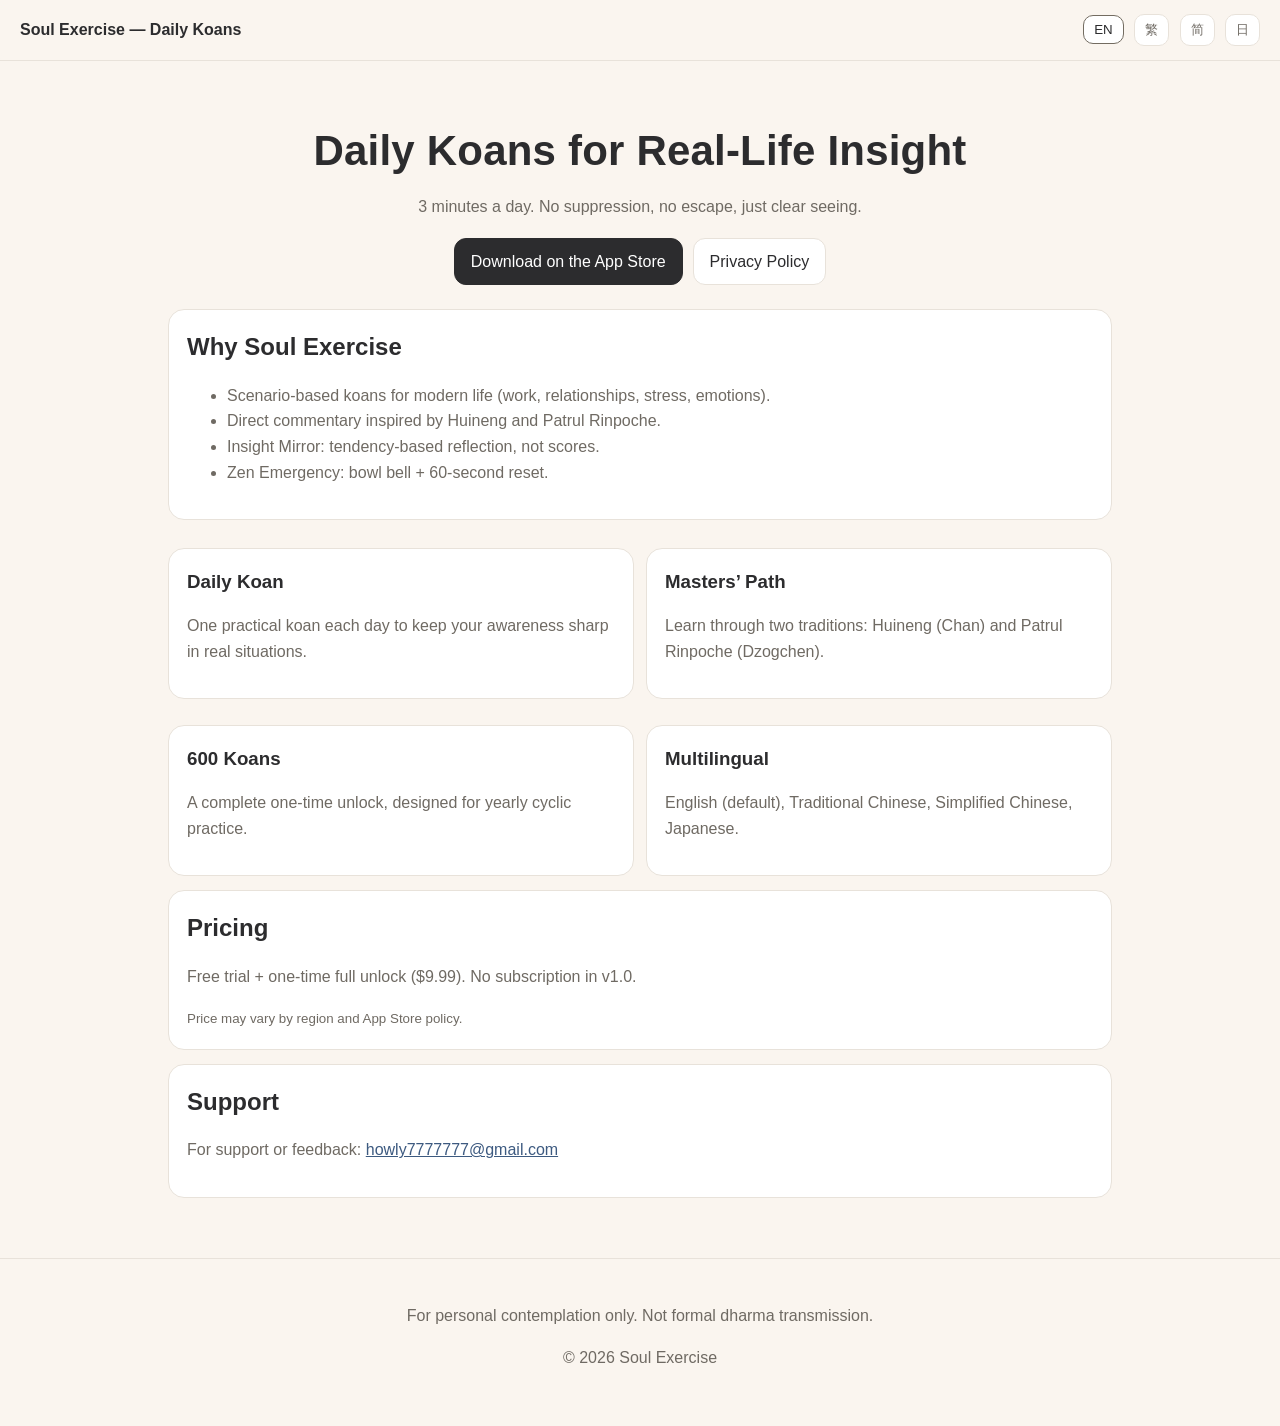
<file: index.html>
<!doctype html>
<html lang="en">
<head>
  <meta charset="utf-8" />
  <meta name="viewport" content="width=device-width,initial-scale=1" />
  <title>Soul Exercise — Daily Koans</title>
  <meta name="description" content="Daily koan practice for real-life clarity. Huineng × Patrul Rinpoche.">
  <link rel="stylesheet" href="./styles.css" />
</head>
<body>
  <header class="topbar">
    <div class="brand">Soul Exercise — Daily Koans</div>
    <nav class="lang-switch">
      <button data-lang="en" class="active">EN</button>
      <button data-lang="zh-Hant">繁</button>
      <button data-lang="zh-Hans">简</button>
      <button data-lang="ja">日</button>
    </nav>
  </header>

  <main class="container">
    <section class="hero">
      <h1 data-i18n="title">Daily Koans for Real-Life Insight</h1>
      <p data-i18n="subtitle">
        3 minutes a day. No suppression, no escape, just clear seeing.
      </p>
      <div class="cta-row">
        <!-- 上架後把 APPLE_APP_ID 換成實際 ID -->
        <a class="btn primary" href="https://apps.apple.com/app/idAPPLE_APP_ID" target="_blank" rel="noreferrer" data-i18n="download">Download on the App Store</a>
        <a class="btn ghost" href="./privacy.html" data-i18n="privacy">Privacy Policy</a>
      </div>
    </section>

    <section class="card">
      <h2 data-i18n="whyTitle">Why Soul Exercise</h2>
      <ul>
        <li data-i18n="why1">Scenario-based koans for modern life (work, relationships, stress, emotions).</li>
        <li data-i18n="why2">Direct commentary inspired by Huineng and Patrul Rinpoche.</li>
        <li data-i18n="why3">Insight Mirror: tendency-based reflection, not scores.</li>
        <li data-i18n="why4">Zen Emergency: bowl bell + 60-second reset.</li>
      </ul>
    </section>

    <section class="grid">
      <article class="card">
        <h3 data-i18n="feature1Title">Daily Koan</h3>
        <p data-i18n="feature1Body">One practical koan each day to keep your awareness sharp in real situations.</p>
      </article>
      <article class="card">
        <h3 data-i18n="feature2Title">Masters’ Path</h3>
        <p data-i18n="feature2Body">Learn through two traditions: Huineng (Chan) and Patrul Rinpoche (Dzogchen).</p>
      </article>
      <article class="card">
        <h3 data-i18n="feature3Title">600 Koans</h3>
        <p data-i18n="feature3Body">A complete one-time unlock, designed for yearly cyclic practice.</p>
      </article>
      <article class="card">
        <h3 data-i18n="feature4Title">Multilingual</h3>
        <p data-i18n="feature4Body">English (default), Traditional Chinese, Simplified Chinese, Japanese.</p>
      </article>
    </section>

    <section class="card">
      <h2 data-i18n="pricingTitle">Pricing</h2>
      <p data-i18n="pricingBody">Free trial + one-time full unlock ($9.99). No subscription in v1.0.</p>
      <small data-i18n="pricingNote">Price may vary by region and App Store policy.</small>
    </section>

    <section class="card">
      <h2 data-i18n="supportTitle">Support</h2>
      <p>
        <span data-i18n="supportBody">For support or feedback:</span>
        <a href="mailto:howly7777777@gmail.com">howly7777777@gmail.com</a>
      </p>
    </section>
  </main>

  <footer class="footer">
    <p data-i18n="disclaimer">
      For personal contemplation only. Not formal dharma transmission.
    </p>
    <p>© <span id="year"></span> Soul Exercise</p>
  </footer>

  <script>
    const i18n = {
      "en": {
        title: "Daily Koans for Real-Life Insight",
        subtitle: "3 minutes a day. No suppression, no escape, just clear seeing.",
        download: "Download on the App Store",
        privacy: "Privacy Policy",
        whyTitle: "Why Soul Exercise",
        why1: "Scenario-based koans for modern life (work, relationships, stress, emotions).",
        why2: "Direct commentary inspired by Huineng and Patrul Rinpoche.",
        why3: "Insight Mirror: tendency-based reflection, not scores.",
        why4: "Zen Emergency: bowl bell + 60-second reset.",
        feature1Title: "Daily Koan",
        feature1Body: "One practical koan each day to keep your awareness sharp in real situations.",
        feature2Title: "Masters’ Path",
        feature2Body: "Learn through two traditions: Huineng (Chan) and Patrul Rinpoche (Dzogchen).",
        feature3Title: "600 Koans",
        feature3Body: "A complete one-time unlock, designed for yearly cyclic practice.",
        feature4Title: "Multilingual",
        feature4Body: "English (default), Traditional Chinese, Simplified Chinese, Japanese.",
        pricingTitle: "Pricing",
        pricingBody: "Free trial + one-time full unlock ($9.99). No subscription in v1.0.",
        pricingNote: "Price may vary by region and App Store policy.",
        supportTitle: "Support",
        supportBody: "For support or feedback:",
        disclaimer: "For personal contemplation only. Not formal dharma transmission."
      },
      "zh-Hant": {
        title: "每日公案練習，照見當下心",
        subtitle: "每天 3 分鐘，不壓抑、不逃避，只要清楚看見。",
        download: "前往 App Store 下載",
        privacy: "隱私權政策",
        whyTitle: "為什麼是 Soul Exercise",
        why1: "以現代生活情境出題（工作、人際、情緒、壓力）。",
        why2: "參考六祖慧能與巴楚仁波切見地，直指核心。",
        why3: "覺察之鏡：看傾向，不打分數。",
        why4: "急救模式：引磬 + 60 秒重置。",
        feature1Title: "每日機鋒",
        feature1Body: "每天一題，讓覺察落在真實生活裡。",
        feature2Title: "祖師之道",
        feature2Body: "雙法系：六祖慧能（禪宗）與巴楚仁波切（大圓滿）。",
        feature3Title: "600 題完整題庫",
        feature3Body: "一次買斷，適合每年循環參究。",
        feature4Title: "四語支援",
        feature4Body: "English（預設）/ 繁體中文 / 简体中文 / 日本語。",
        pricingTitle: "收費方式",
        pricingBody: "免費試用 + 一次買斷（US$9.99）。v1.0 無訂閱。",
        pricingNote: "實際價格依地區與 App Store 規則為準。",
        supportTitle: "聯絡支援",
        supportBody: "問題回報或建議請來信：",
        disclaimer: "本產品僅供個人參究與覺察，不構成正式傳法。"
      },
      "zh-Hans": {
        title: "每日公案练习，照见当下心",
        subtitle: "每天 3 分钟，不压抑、不逃避，只要清楚看见。",
        download: "前往 App Store 下载",
        privacy: "隐私政策",
        whyTitle: "为什么是 Soul Exercise",
        why1: "以现代生活情境出题（工作、人际、情绪、压力）。",
        why2: "参考六祖慧能与巴楚仁波切见地，直指核心。",
        why3: "觉察之镜：看倾向，不打分数。",
        why4: "急救模式：引磬 + 60 秒重置。",
        feature1Title: "每日机锋",
        feature1Body: "每天一题，让觉察落在真实生活里。",
        feature2Title: "祖师之道",
        feature2Body: "双法系：六祖慧能（禅宗）与巴楚仁波切（大圆满）。",
        feature3Title: "600 题完整题库",
        feature3Body: "一次买断，适合每年循环参究。",
        feature4Title: "四语支持",
        feature4Body: "English（默认）/ 繁體中文 / 简体中文 / 日本語。",
        pricingTitle: "收费方式",
        pricingBody: "免费试用 + 一次买断（US$9.99）。v1.0 无订阅。",
        pricingNote: "实际价格以地区与 App Store 规则为准。",
        supportTitle: "联系支持",
        supportBody: "问题反馈或建议请来信：",
        disclaimer: "本产品仅供个人参究与觉察，不构成正式传法。"
      },
      "ja": {
        title: "毎日の公案で、今の心を照らす",
        subtitle: "1日3分。抑え込まず、逃げず、ただ明晰に見る。",
        download: "App Store でダウンロード",
        privacy: "プライバシーポリシー",
        whyTitle: "Soul Exercise の特長",
        why1: "現代の日常シーン（仕事・人間関係・感情・ストレス）に基づく公案。",
        why2: "六祖慧能とパトゥル・リンポチェの見地に基づく直接的なコメント。",
        why3: "気づきの鏡：スコアではなく傾向を見る。",
        why4: "緊急リセット：鐘音 + 60秒の安住。",
        feature1Title: "今日の公案",
        feature1Body: "毎日1問、実生活の中で気づきを磨く。",
        feature2Title: "祖師の道",
        feature2Body: "二つの系統：六祖慧能（禅）とパトゥル・リンポチェ（ゾクチェン）。",
        feature3Title: "600問ライブラリ",
        feature3Body: "買い切りで全解放。年次循環の実践に最適。",
        feature4Title: "多言語対応",
        feature4Body: "English（既定）/ 繁體中文 / 简体中文 / 日本語。",
        pricingTitle: "料金",
        pricingBody: "無料体験 + 買い切り（US$9.99）。v1.0 はサブスクなし。",
        pricingNote: "価格は地域と App Store の規定により変動します。",
        supportTitle: "サポート",
        supportBody: "お問い合わせ：",
        disclaimer: "本アプリは個人の内省用途であり、正式な宗教的伝授ではありません。"
      }
    };

    const buttons = document.querySelectorAll("[data-lang]");
    const year = document.getElementById("year");
    year.textContent = new Date().getFullYear();

    function applyLang(lang) {
      document.documentElement.lang = lang;
      document.querySelectorAll("[data-i18n]").forEach(el => {
        const key = el.getAttribute("data-i18n");
        if (i18n[lang] && i18n[lang][key]) el.textContent = i18n[lang][key];
      });
      buttons.forEach(btn => btn.classList.toggle("active", btn.dataset.lang === lang));
      localStorage.setItem("se_lang", lang);
    }

    buttons.forEach(btn => btn.addEventListener("click", () => applyLang(btn.dataset.lang)));
    applyLang(localStorage.getItem("se_lang") || "en");
  </script>
</body>
</html>
</file>
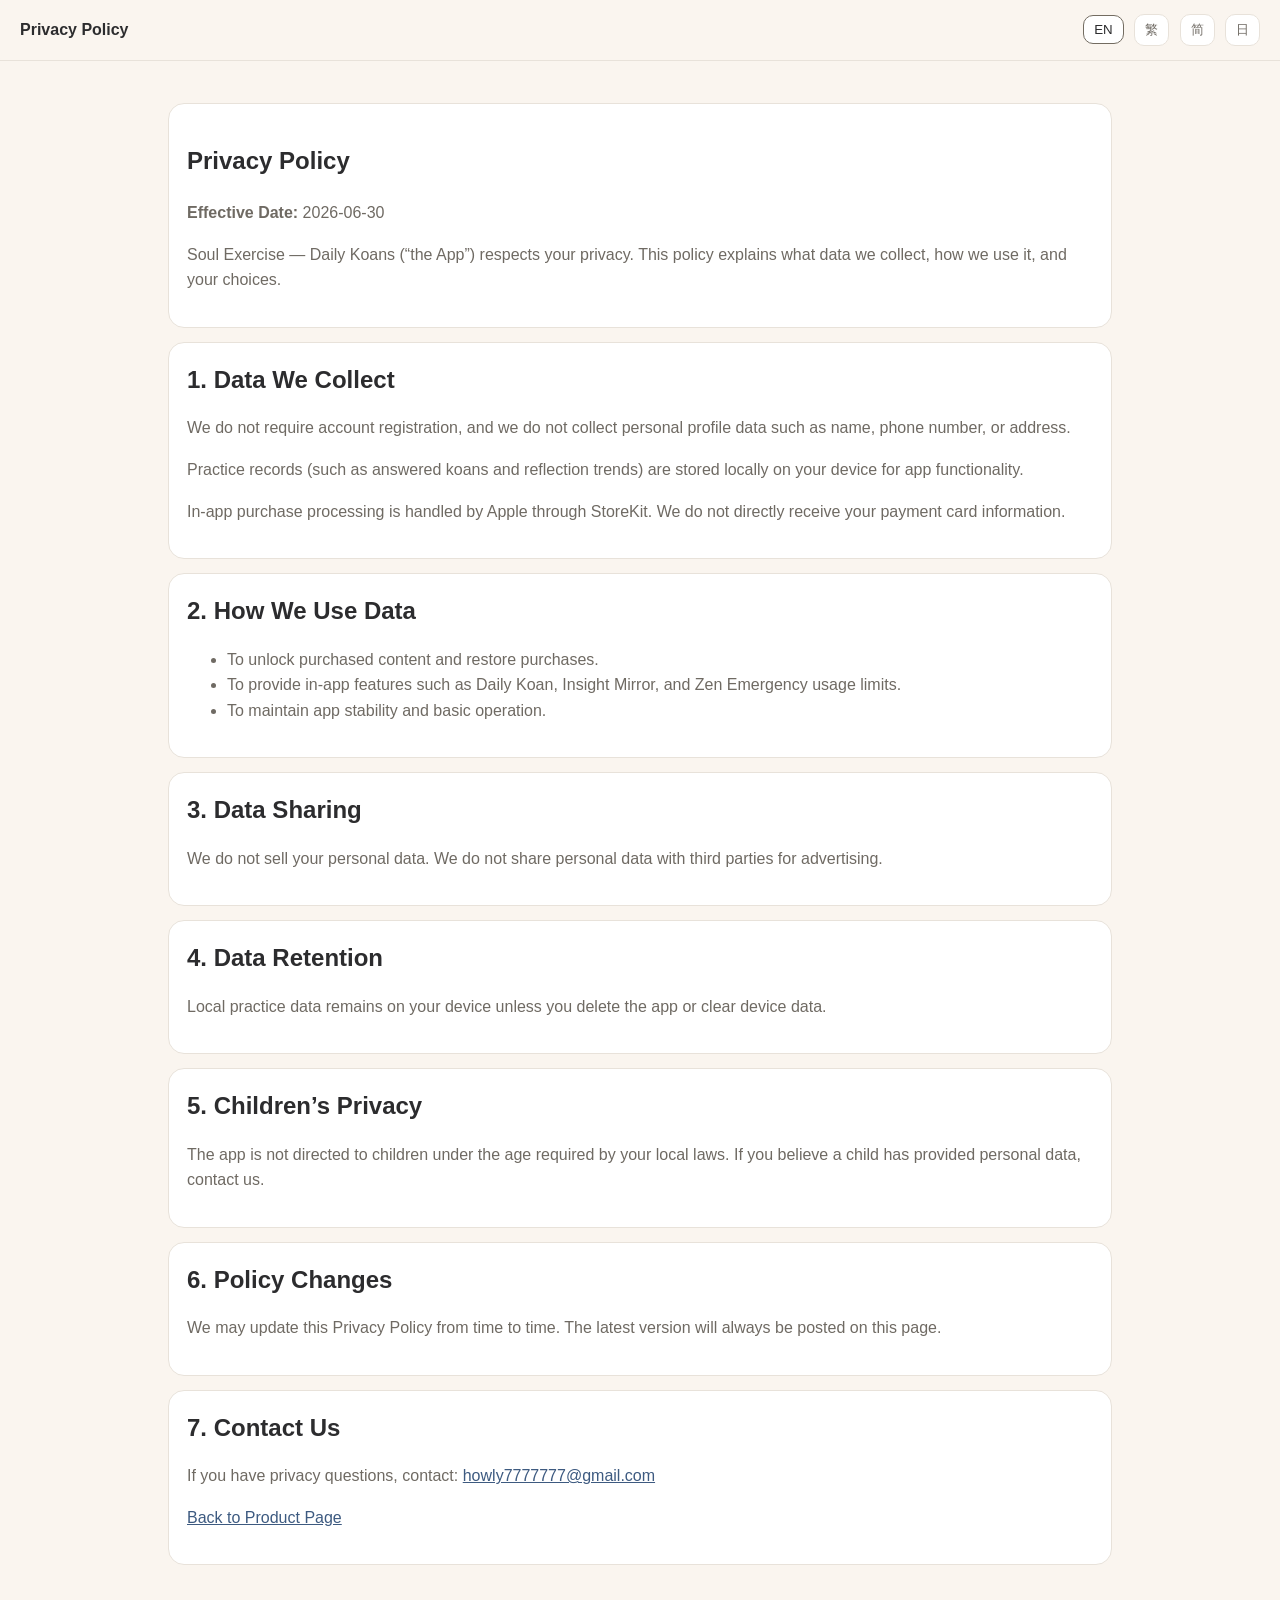
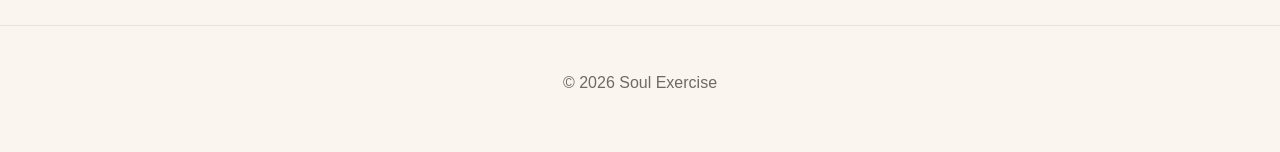
<file: privacy.html>
<!doctype html>
<html lang="en">
<head>
  <meta charset="utf-8" />
  <meta name="viewport" content="width=device-width,initial-scale=1" />
  <title>Privacy Policy | Soul Exercise — Daily Koans</title>
  <meta name="description" content="Privacy Policy for Soul Exercise — Daily Koans">
  <link rel="stylesheet" href="./styles.css" />
</head>
<body>
  <header class="topbar">
    <div class="brand">Privacy Policy</div>
    <nav class="lang-switch">
      <button data-lang="en" class="active">EN</button>
      <button data-lang="zh-Hant">繁</button>
      <button data-lang="zh-Hans">简</button>
      <button data-lang="ja">日</button>
    </nav>
  </header>

  <main class="container">
    <section class="card">
      <h1 data-i18n="title">Privacy Policy</h1>
      <p><strong data-i18n="effectiveLabel">Effective Date:</strong> <span id="effective-date">2026-06-30</span></p>
      <p data-i18n="intro">
        Soul Exercise — Daily Koans (“the App”) respects your privacy. This policy explains what data we collect, how we use it, and your choices.
      </p>
    </section>

    <section class="card">
      <h2 data-i18n="collectTitle">1. Data We Collect</h2>
      <p data-i18n="collectBody1">
        We do not require account registration, and we do not collect personal profile data such as name, phone number, or address.
      </p>
      <p data-i18n="collectBody2">
        Practice records (such as answered koans and reflection trends) are stored locally on your device for app functionality.
      </p>
      <p data-i18n="collectBody3">
        In-app purchase processing is handled by Apple through StoreKit. We do not directly receive your payment card information.
      </p>
    </section>

    <section class="card">
      <h2 data-i18n="useTitle">2. How We Use Data</h2>
      <ul>
        <li data-i18n="use1">To unlock purchased content and restore purchases.</li>
        <li data-i18n="use2">To provide in-app features such as Daily Koan, Insight Mirror, and Zen Emergency usage limits.</li>
        <li data-i18n="use3">To maintain app stability and basic operation.</li>
      </ul>
    </section>

    <section class="card">
      <h2 data-i18n="shareTitle">3. Data Sharing</h2>
      <p data-i18n="shareBody">
        We do not sell your personal data. We do not share personal data with third parties for advertising.
      </p>
    </section>

    <section class="card">
      <h2 data-i18n="retentionTitle">4. Data Retention</h2>
      <p data-i18n="retentionBody">
        Local practice data remains on your device unless you delete the app or clear device data.
      </p>
    </section>

    <section class="card">
      <h2 data-i18n="childrenTitle">5. Children’s Privacy</h2>
      <p data-i18n="childrenBody">
        The app is not directed to children under the age required by your local laws. If you believe a child has provided personal data, contact us.
      </p>
    </section>

    <section class="card">
      <h2 data-i18n="changesTitle">6. Policy Changes</h2>
      <p data-i18n="changesBody">
        We may update this Privacy Policy from time to time. The latest version will always be posted on this page.
      </p>
    </section>

    <section class="card">
      <h2 data-i18n="contactTitle">7. Contact Us</h2>
      <p>
        <span data-i18n="contactBody">If you have privacy questions, contact:</span>
        <a href="mailto:howly7777777@gmail.com">howly7777777@gmail.com</a>
      </p>
      <p><a href="./index.html" data-i18n="backHome">Back to Product Page</a></p>
    </section>
  </main>

  <footer class="footer">
    <p>© <span id="year"></span> Soul Exercise</p>
  </footer>

  <script>
    const i18n = {
      "en": {
        title: "Privacy Policy",
        effectiveLabel: "Effective Date:",
        intro: "Soul Exercise — Daily Koans (“the App”) respects your privacy. This policy explains what data we collect, how we use it, and your choices.",
        collectTitle: "1. Data We Collect",
        collectBody1: "We do not require account registration, and we do not collect personal profile data such as name, phone number, or address.",
        collectBody2: "Practice records (such as answered koans and reflection trends) are stored locally on your device for app functionality.",
        collectBody3: "In-app purchase processing is handled by Apple through StoreKit. We do not directly receive your payment card information.",
        useTitle: "2. How We Use Data",
        use1: "To unlock purchased content and restore purchases.",
        use2: "To provide in-app features such as Daily Koan, Insight Mirror, and Zen Emergency usage limits.",
        use3: "To maintain app stability and basic operation.",
        shareTitle: "3. Data Sharing",
        shareBody: "We do not sell your personal data. We do not share personal data with third parties for advertising.",
        retentionTitle: "4. Data Retention",
        retentionBody: "Local practice data remains on your device unless you delete the app or clear device data.",
        childrenTitle: "5. Children’s Privacy",
        childrenBody: "The app is not directed to children under the age required by your local laws. If you believe a child has provided personal data, contact us.",
        changesTitle: "6. Policy Changes",
        changesBody: "We may update this Privacy Policy from time to time. The latest version will always be posted on this page.",
        contactTitle: "7. Contact Us",
        contactBody: "If you have privacy questions, contact:",
        backHome: "Back to Product Page"
      },
      "zh-Hant": {
        title: "隱私權政策",
        effectiveLabel: "生效日期：",
        intro: "Soul Exercise — Daily Koans（以下稱「本 App」）重視你的隱私。本政策說明我們收集哪些資料、如何使用，以及你的選擇。",
        collectTitle: "1. 我們收集的資料",
        collectBody1: "本 App 不要求註冊帳號，也不主動收集姓名、電話、住址等個人檔案資料。",
        collectBody2: "練習紀錄（如作答與覺察趨勢）主要儲存在你的裝置本機，用於功能運作。",
        collectBody3: "App 內購買由 Apple StoreKit 處理，我們不會直接取得你的信用卡付款資訊。",
        useTitle: "2. 資料使用目的",
        use1: "用於解鎖已購內容與恢復購買。",
        use2: "提供每日機鋒、覺察之鏡、急救次數限制等功能。",
        use3: "維持 App 穩定與基本運作。",
        shareTitle: "3. 資料分享",
        shareBody: "我們不販售個人資料，也不將個人資料提供給第三方做廣告追蹤。",
        retentionTitle: "4. 資料保存",
        retentionBody: "本機練習資料會保留在你的裝置，除非你刪除 App 或清除裝置資料。",
        childrenTitle: "5. 兒少隱私",
        childrenBody: "本 App 非以未達法定年齡兒童為主要對象。若你認為兒少提供了不當資料，請聯絡我們。",
        changesTitle: "6. 政策更新",
        changesBody: "我們可能不定期更新本隱私政策，最新版本將公布於本頁。",
        contactTitle: "7. 聯絡我們",
        contactBody: "若有隱私相關問題，請來信：",
        backHome: "回到產品頁"
      },
      "zh-Hans": {
        title: "隐私政策",
        effectiveLabel: "生效日期：",
        intro: "Soul Exercise — Daily Koans（以下简称“本 App”）重视你的隐私。本政策说明我们收集哪些数据、如何使用，以及你的选择。",
        collectTitle: "1. 我们收集的数据",
        collectBody1: "本 App 不要求注册账号，也不主动收集姓名、电话、地址等个人档案数据。",
        collectBody2: "练习记录（如作答与觉察趋势）主要保存在你的设备本地，用于功能运行。",
        collectBody3: "App 内购买由 Apple StoreKit 处理，我们不会直接获得你的银行卡支付信息。",
        useTitle: "2. 数据使用目的",
        use1: "用于解锁已购内容与恢复购买。",
        use2: "用于提供每日机锋、觉察之镜、急救次数限制等功能。",
        use3: "用于维持 App 稳定与基本运行。",
        shareTitle: "3. 数据共享",
        shareBody: "我们不出售个人数据，也不会将个人数据提供给第三方用于广告追踪。",
        retentionTitle: "4. 数据保存",
        retentionBody: "本地练习数据会保存在你的设备中，除非你删除 App 或清理设备数据。",
        childrenTitle: "5. 儿少隐私",
        childrenBody: "本 App 并非面向未达法定年龄儿童。若你认为儿童提供了不当数据，请联系我们。",
        changesTitle: "6. 政策更新",
        changesBody: "我们可能不定期更新本隐私政策，最新版本将公布在本页面。",
        contactTitle: "7. 联系我们",
        contactBody: "如有隐私相关问题，请联系：",
        backHome: "返回产品页"
      },
      "ja": {
        title: "プライバシーポリシー",
        effectiveLabel: "施行日：",
        intro: "Soul Exercise — Daily Koans（以下「本アプリ」）は、ユーザーのプライバシーを尊重します。本ポリシーでは、取得する情報・利用目的・ユーザーの選択肢を説明します。",
        collectTitle: "1. 取得する情報",
        collectBody1: "本アプリはアカウント登録を必須とせず、氏名・電話番号・住所などの個人プロフィール情報を原則取得しません。",
        collectBody2: "練習記録（回答履歴や傾向）は、機能提供のため主に端末内に保存されます。",
        collectBody3: "アプリ内課金は Apple の StoreKit により処理され、当方はカード情報を直接取得しません。",
        useTitle: "2. 利用目的",
        use1: "購入コンテンツの解放と購入復元のため。",
        use2: "今日の公案、気づきの鏡、緊急機能の利用制限などの機能提供のため。",
        use3: "アプリの安定稼働と基本運用のため。",
        shareTitle: "3. 第三者提供",
        shareBody: "当方は個人データを販売しません。広告目的の追跡のために第三者へ提供しません。",
        retentionTitle: "4. 保存期間",
        retentionBody: "端末内データは、アプリ削除または端末データ消去まで保持されます。",
        childrenTitle: "5. 子どものプライバシー",
        childrenBody: "本アプリは法定年齢未満の子どもを主対象としていません。該当情報の提供が疑われる場合はご連絡ください。",
        changesTitle: "6. ポリシーの変更",
        changesBody: "本ポリシーは必要に応じて更新される場合があります。最新版は本ページに掲載します。",
        contactTitle: "7. お問い合わせ",
        contactBody: "プライバシーに関するお問い合わせ：",
        backHome: "製品ページへ戻る"
      }
    };

    const buttons = document.querySelectorAll("[data-lang]");
    const year = document.getElementById("year");
    year.textContent = new Date().getFullYear();

    function applyLang(lang) {
      document.documentElement.lang = lang;
      document.querySelectorAll("[data-i18n]").forEach(el => {
        const key = el.getAttribute("data-i18n");
        if (i18n[lang] && i18n[lang][key]) el.textContent = i18n[lang][key];
      });
      buttons.forEach(btn => btn.classList.toggle("active", btn.dataset.lang === lang));
      localStorage.setItem("se_lang", lang);
    }

    buttons.forEach(btn => btn.addEventListener("click", () => applyLang(btn.dataset.lang)));
    applyLang(localStorage.getItem("se_lang") || "en");
  </script>
</body>
</html>
</file>
<file: styles.css>
:root{
  --bg:#faf5ef;
  --card:#ffffff;
  --text:#2c2c2e;
  --muted:#6f6a63;
  --line:#e8e2da;
  --accent:#736c61;
}
*{box-sizing:border-box}
html,body{margin:0;padding:0}
body{
  font-family:-apple-system,BlinkMacSystemFont,"Segoe UI",Roboto,"Noto Sans TC","Noto Sans SC","Hiragino Sans",sans-serif;
  background:var(--bg);
  color:var(--text);
  line-height:1.6;
}
.topbar{
  position:sticky;top:0;z-index:10;
  display:flex;justify-content:space-between;align-items:center;
  padding:14px 20px;border-bottom:1px solid var(--line);
  backdrop-filter:saturate(120%) blur(8px);
  background:rgba(250,245,239,.85);
}
.brand{font-weight:600}
.lang-switch button{
  border:1px solid var(--line);
  background:#fff;color:var(--muted);
  padding:6px 10px;margin-left:6px;border-radius:10px;cursor:pointer;
}
.lang-switch button.active{color:var(--text);border-color:var(--accent)}
.container{max-width:980px;margin:0 auto;padding:28px 18px 60px}
.hero{
  text-align:center;padding:28px 12px 10px;
}
.hero h1{
  margin:0 0 10px;
  font-size:clamp(28px,4vw,42px);
  font-weight:600;
  letter-spacing:.2px;
}
.hero p{color:var(--muted);margin:0 auto 18px;max-width:720px}
.cta-row{display:flex;gap:10px;justify-content:center;flex-wrap:wrap}
.btn{
  display:inline-block;text-decoration:none;border-radius:12px;
  padding:10px 16px;border:1px solid var(--line);
}
.btn.primary{background:var(--text);color:#fff;border-color:var(--text)}
.btn.ghost{background:#fff;color:var(--text)}
.card{
  background:var(--card);border:1px solid var(--line);
  border-radius:16px;padding:18px 18px;margin-top:14px;
}
.card h2,.card h3{margin:0 0 8px}
.card p, .card li, .card small{color:var(--muted)}
.grid{
  display:grid;grid-template-columns:repeat(2,minmax(0,1fr));gap:12px;margin-top:14px;
}
.footer{
  text-align:center;color:var(--muted);padding:28px 16px 40px;
  border-top:1px solid var(--line);
}
a{color:#3d5a80}
@media (max-width:760px){
  .grid{grid-template-columns:1fr}
}
</file>
